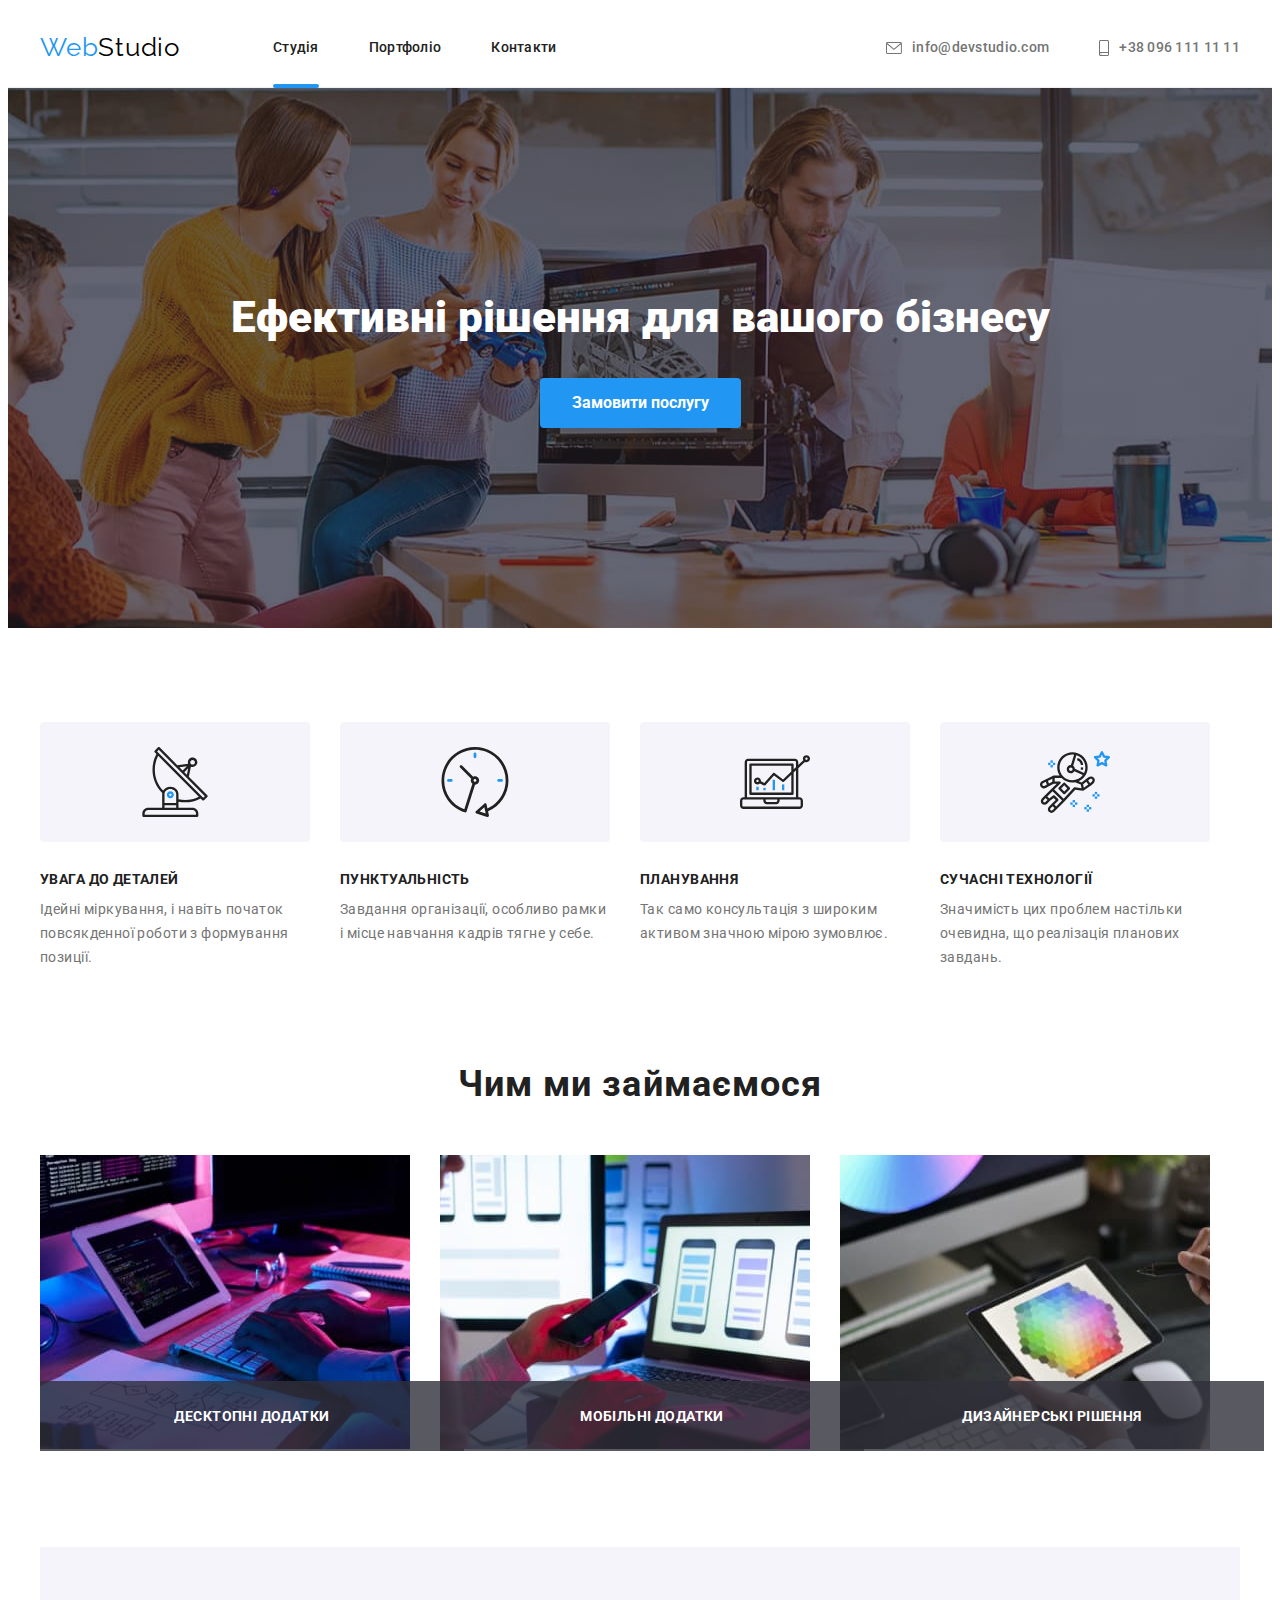
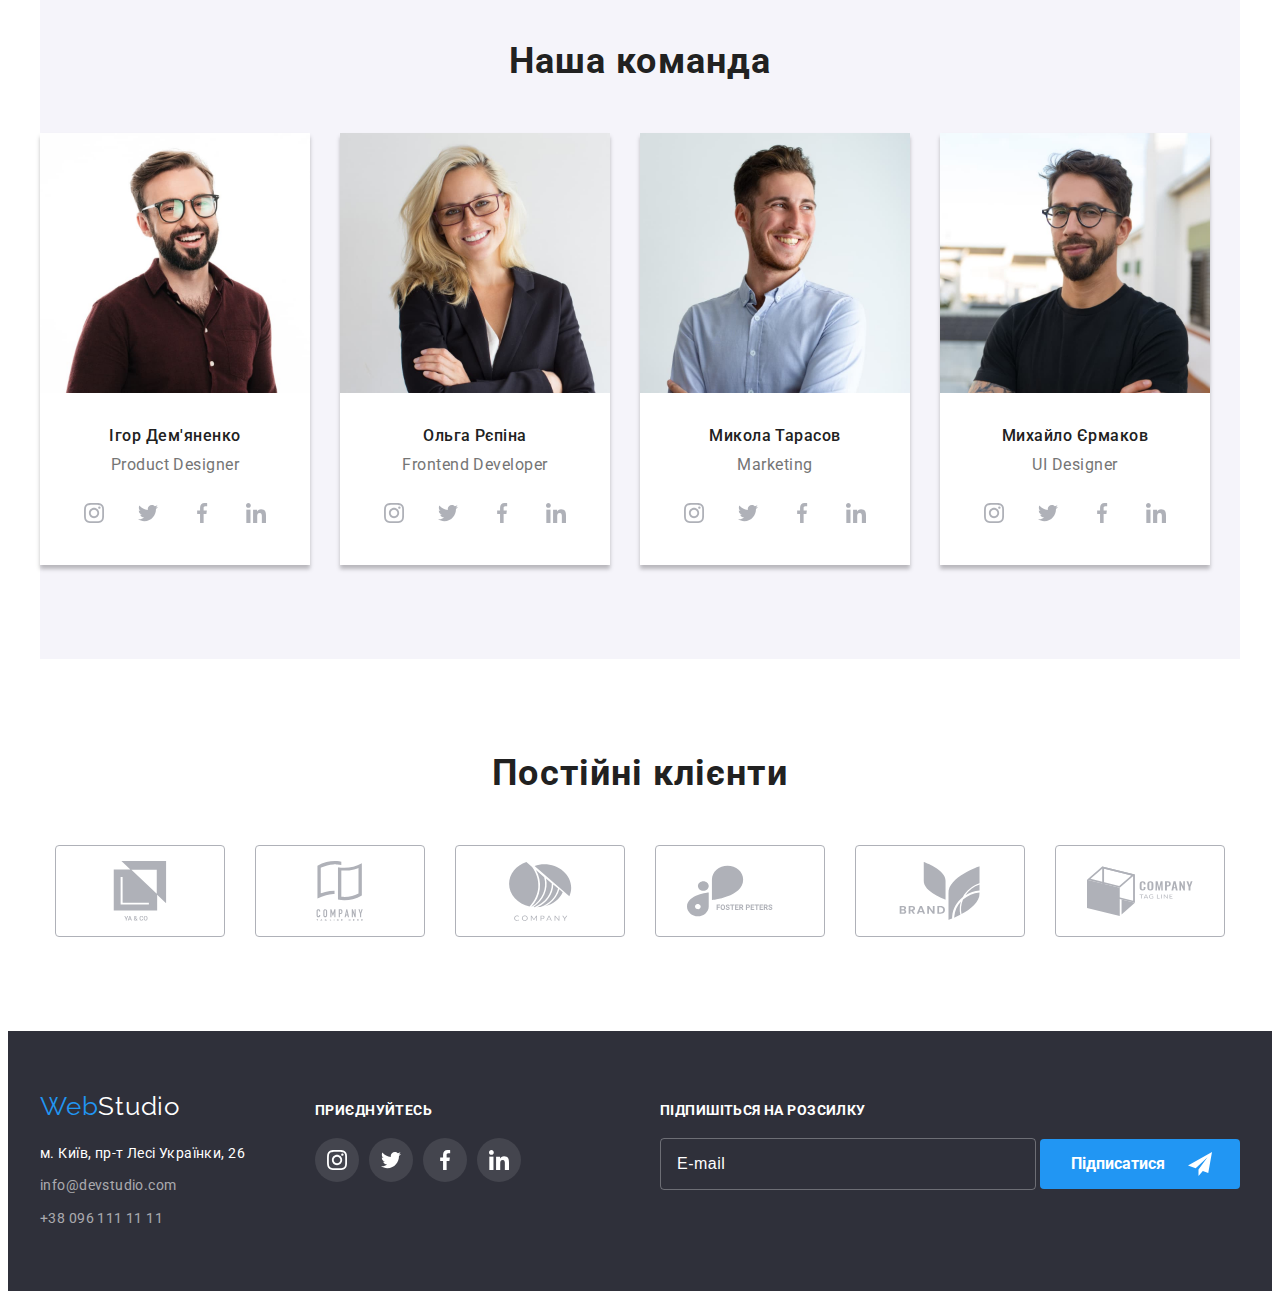
<file: index.html>
<!DOCTYPE html>
<html lang="ua">
  <head>
    <meta charset="UTF-8" />
    <meta http-equiv="X-UA-Compatible" content="IE=edge" />
    <meta name="viewport" content="width=device-width, initial-scale=1.0" />
    <title>Студія</title>
    <link rel="preconnect" href="https://fonts.googleapis.com" />
    <link rel="preconnect" href="https://fonts.gstatic.com" crossorigin />
    <link
      href="https://fonts.googleapis.com/css2?family=Raleway:wght@700&family=Roboto:wght@400;500;700;900&display=swap"
      rel="stylesheet"
    />
    <link
      rel="stylesheet"
      href="https://cdnjs.cloudflare.com/ajax/libs/modern-normalize/1.1.0/modern-normalize.min.css"
      integrity="sha512-wpPYUAdjBVSE4KJnH1VR1HeZfpl1ub8YT/NKx4PuQ5NmX2tKuGu6U/JRp5y+Y8XG2tV+wKQpNHVUX03MfMFn9Q=="
      crossorigin="anonymous"
      referrerpolicy="no-referrer"
    />
    <link rel="stylesheet" href="./css/main.min.css" />
  </head>
  <body class="body">
    <header class="header">
      <div class="container">
        <a href="" class="logo"
          ><span class="front-logo">Web</span>Studio</a
        >
        <nav class="header__nav">
          <ul class="header__list list">
            <li class="header__item">
              <a
                class="header__link link header__link--active studio"
                href="./index.html"
                >Студія</a
              >
            </li>
            <li class="header__item">
              <a
                class="header__link link header__link--active"
                href="./portfolio.html"
                >Портфоліо</a
              >
            </li>
            <li class="header__item">
              <a class="header__link link header__link--active" href="#">Контакти</a>
            </li>
          </ul>
        </nav>
        <div class="contacts">
          <ul class="header__list list header__list--tablet">
            <li class="header__item header__item--tablet">
              <a
                class="contacts__link link header__link--active"
                href="mailto:info@devstudio.com"
                ><svg class="contacts__icon-mail contacts__icon" width="16" height="12">
                  <use href="./images/icons.svg#icon-mail"></use></svg>
                <span>info@devstudio.com</span></a
              >
            </li>
            <li class="header__item header__item--tablet">
              <a class="contacts__link link header__link--active" href="tel:+380961111111"
                ><svg class="contacts__icon-tel contacts__icon" width="10" height="16">
                  <use href="./images/icons.svg#icon-tel"></use></svg>
                <span>+38 096 111 11 11</span></a
              >
            </li>
          </ul>
        </div>
      </div>
    </header>
    <main>
      <!--Особливості-->
      <section class="hero">
        <div class="container hero-box">
          <h1 class="hero__title">Ефективні рішення для вашого бізнесу</h1>
          <button class="hero__button button" type="button" data-modal-open>
            Замовити послугу
          </button>
        </div>
      </section>
      
      

      <!--Наші переваги-->
      
      <div class="container">
        <section class="benefits section">
          <!--<h2>Наші переваги</h2>-->
          <ul class="benefits__icon-list list">
            <li class="benefits__icon-item">
              <div class="benefits__box-icon">
                <svg class="benefits__icon" width="70" height="70">
                <use href="./images/icons.svg#icon-antenna"></use>
                </svg>
              </div>
              <h3 class="benefits__title">УВАГА ДО ДЕТАЛЕЙ</h3>
              <p class="benefits__text">
                Ідейні міркування, і навіть початок повсякденної роботи з
                формування позиції.
              </p>
            </li>
            <li class="benefits__icon-item">
              <div class="benefits__box-icon">
                <svg class="benefits__icon" width="70" height="70">
                <use href="./images/icons.svg#icon-clock"></use>
                </svg>
              </div>
              <h3 class="benefits__title">ПУНКТУАЛЬНІСТЬ</h3>
              <p class="benefits__text">
                Завдання організації, особливо рамки і місце навчання кадрів
                тягне у себе.
              </p>
            </li>
            <li class="benefits__icon-item">
              <div class="benefits__box-icon">
                <svg class="benefits__icon" width="70" height="70">
                <use href="./images/icons.svg#icon-diagram"></use>
                </svg>
              </div>
              <h3 class="benefits__title">ПЛАНУВАННЯ</h3>
              <p class="benefits__text">
                Так само консультація з широким активом значною мірою зумовлює.
              </p>
            </li>
            <li class="benefits__icon-item">
              <div class="benefits__box-icon">
                <svg class="benefits__icon" width="70" height="70">
                <use href="./images/icons.svg#icon-astronaut"></use>
                </svg>
              </div>
              <h3 class="benefits__title">СУЧАСНІ ТЕХНОЛОГІЇ</h3>
              <p class="benefits__text">
                Значимість цих проблем настільки очевидна, що реалізація
                планових завдань.
              </p>
            </li>
          </ul>
        </section>
      </div>
      
      <!--Чим займаємось-->
      <section class="profile section">
        <div class="container">
          <h2 class="profile__title">Чим ми займаємося</h2>
          <ul class="profile__list list">
            <li class="profile__card-item">
              <img src="./images/box1.jpg" alt="робота з кодом" width="370" />
              <div class="profile__card-img">
                <h3 class="profile__card-title">Десктопні додатки</h3>
              </div>
            </li>
            <li class="profile__card-item">
              <img src="./images/box2.jpg" alt="оптимізація" width="370" />
              <div class="profile__card-img">
                <h3 class="profile__card-title">Мобільні додатки</h3>
              </div>
            </li>
            <li class="profile__card-item">
              <img src="./images/box3.jpg" alt="дизайн" width="370" />
              <div class="profile__card-img">
                <h3 class="profile__card-title">Дизайнерські рішення</h3>
              </div>
            </li>
          </ul>
        </div>
      </section>
      <!--Команда-->
      
      <div class="container">
        <section class="team section">  
          <h2 class="team__title">Наша команда</h2>
          <ul class="team__list list">
            <li class="team__item">
              <img
                src="./images/team1.jpg"
                alt="фото співробітника"
                width="270"
              />
              <div class="team__text">
                <h3 class="team__name">Ігор Дем'яненко</h3>
                <p class="team__profession">Product Designer</p>
                <ul class="cocial list">
                  <li class="cocial__item">
                    <a href="" class="cocial__link link">
                      <svg class="cocial__icon" width="20" height="20">
                        <use href="./images/icons.svg#icon-instagram"></use>
                      </svg>
                    </a>
                  </li>
                  <li class="cocial__item">
                    <a href="" class="cocial__link link"
                      ><svg class="cocial__icon" width="20" height="20">
                        <use href="./images/icons.svg#icon-twitter"></use>
                      </svg>
                    </a>
                  </li>
                  <li class="cocial__item">
                    <a href="" class="cocial__link link"
                      ><svg class="cocial__icon" width="20" height="20">
                        <use href="./images/icons.svg#icon-facebook"></use>
                      </svg>
                    </a>
                  </li>
                  <li class="cocial__item">
                    <a href="" class="cocial__link link"
                      ><svg class="cocial__icon" width="20" height="20">
                        <use href="./images/icons.svg#icon-linkedin"></use>
                      </svg>
                    </a>
                  </li>
                </ul>
              </div>
            </li>
            <li class="team__item">
              <img
                src="./images/team2.jpg"
                alt="фото співробітника"
                width="270"
              />
              <div class="team__text">
                <h3 class="team__name">Ольга Рєпіна</h3>
                <p class="team__profession">Frontend Developer</p>
                <ul class="cocial list">
                  <li class="cocial__item">
                    <a href="" class="cocial__link link">
                      <svg class="cocial__icon" width="20" height="20">
                        <use href="./images/icons.svg#icon-instagram"></use>
                      </svg>
                    </a>
                  </li>
                  <li class="cocial__item">
                    <a href="" class="cocial__link link"
                      ><svg class="cocial__icon" width="20" height="20">
                        <use href="./images/icons.svg#icon-twitter"></use>
                      </svg>
                    </a>
                  </li>
                  <li class="cocial__item">
                    <a href="" class="cocial__link link"
                      ><svg class="cocial__icon" width="20" height="20">
                        <use href="./images/icons.svg#icon-facebook"></use>
                      </svg>
                    </a>
                  </li>
                  <li class="cocial__item">
                    <a href="" class="cocial__link link"
                      ><svg class="cocial__icon" width="20" height="20">
                        <use href="./images/icons.svg#icon-linkedin"></use>
                      </svg>
                    </a>
                  </li>
                </ul>
              </div>
            </li>
            <li class="team__item">
              <img
                src="./images/team3.jpg"
                alt="фото співробітника"
                width="270"
              />
              <div class="team__text">
                <h3 class="team__name">Микола Тарасов</h3>
                <p class="team__profession">Marketing</p>
                <ul class="cocial list">
                  <li class="cocial__item">
                    <a href="" class="cocial__link link">
                      <svg class="cocial__icon" width="20" height="20">
                        <use href="./images/icons.svg#icon-instagram"></use>
                      </svg>
                    </a>
                  </li>
                  <li class="cocial__item">
                    <a href="" class="cocial__link link"
                      ><svg class="cocial__icon" width="20" height="20">
                        <use href="./images/icons.svg#icon-twitter"></use>
                      </svg>
                    </a>
                  </li>
                  <li class="cocial__item">
                    <a href="" class="cocial__link link"
                      ><svg class="cocial__icon" width="20" height="20">
                        <use href="./images/icons.svg#icon-facebook"></use>
                      </svg>
                    </a>
                  </li>
                  <li class="cocial__item">
                    <a href="" class="cocial__link link"
                      ><svg class="cocial__icon" width="20" height="20">
                        <use href="./images/icons.svg#icon-linkedin"></use>
                      </svg>
                    </a>
                  </li>
                </ul>
              </div>
            </li>
            <li class="team__item">
              <img
                src="./images/team4.jpg"
                alt="фото співробітника"
                width="270"
              />
              <div class="team__text">
                <h3 class="team__name">Михайло Єрмаков</h3>
                <p class="team__profession">UI Designer</p>
                <ul class="cocial list">
                  <li class="cocial__item">
                    <a href="" class="cocial__link link">
                      <svg class="cocial__icon" width="20" height="20">
                        <use href="./images/icons.svg#icon-instagram"></use>
                      </svg>
                    </a>
                  </li>
                  <li class="cocial__item">
                    <a href="" class="cocial__link link"
                      ><svg class="cocial__icon" width="20" height="20">
                        <use href="./images/icons.svg#icon-twitter"></use>
                      </svg>
                    </a>
                  </li>
                  <li class="cocial__item">
                    <a href="" class="cocial__link link"
                      ><svg class="cocial__icon" width="20" height="20">
                        <use href="./images/icons.svg#icon-facebook"></use>
                      </svg>
                    </a>
                  </li>
                  <li class="cocial__item">
                    <a href="" class="cocial__link link"
                      ><svg class="cocial__icon" width="20" height="20">
                        <use href="./images/icons.svg#icon-linkedin"></use>
                      </svg>
                    </a>
                  </li>
                </ul>
              </div>
            </li>
          </ul>
        </section> 
      </div>
      
      <!-- Постійні клієнти -->
      
      <div class="container">
        <section class="customers section">
          <h2 class="customers__title">Постійні клієнти</h2>
          <ul class="customers__list list">
            <li class="customers__item">
              <a href="" class="customers__link link"
                ><svg class="customers__icon" width="106" height="60">
                  <use href="./images/icons.svg#icon-yaco"></use></svg>
              </a>
            </li>
            <li class="customers__item">
              <a href="" class="customers__link link"
                ><svg class="customers__icon" width="106" height="60">
                  <use href="./images/icons.svg#icon-tagline"></use></svg>
              </a>
            </li>
            <li class="customers__item">
              <a href="" class="customers__link link"
                ><svg class="customers__icon" width="106" height="60">
                  <use href="./images/icons.svg#icon-company"></use></svg>
              </a>
            </li>
            <li class="customers__item">
              <a href="" class="customers__link link"
                ><svg class="customers__icon" width="106" height="60">
                  <use href="./images/icons.svg#icon-foster"></use></svg>
              </a>
            </li>
            <li class="customers__item">
              <a href="" class="customers__link link"
                ><svg class="customers__icon" width="106" height="60">
                  <use href="./images/icons.svg#icon-brand"></use></svg>
              </a>
            </li>
            <li class="customers__item">
              <a href="" class="customers__link link"
                ><svg class="customers__icon" width="106" height="60">
                  <use href="./images/icons.svg#icon-tag-line"></use></svg>
              </a>
            </li>
          </ul>
        </section>
      </div>
      
    </main>
         <!-- Футер -->
    <footer class="footer">
      <div class="container footer-box">
        <div class="footer-address">
          <a href="" class="logo footer__logo"
            ><span class="front-logo">Web</span>Studio</a
          >
          <address class="address">
            <ul class="address__list list">
              <li class="address__item">
                <a
                  class="address__map-link link address__link--active"
                  href="https://goo.gl/maps/F1iqAHA5WDpbXQDT6"
                  target="_blank"
                  rel="noopener noreferrer nofollow"
                  >м. Київ, пр-т Лесі Українки, 26</a
                >
              </li>
              <li class="address__item">
                <a
                  class="address__mail-link link address__link--active"
                  href="mailto:info@devstudio.com"
                  >info@devstudio.com</a
                >
              </li>
              <li class="address__item">
                <a
                  class="address__tel-link link address__link--active"
                  href="tel:+380961111111"
                  >+38 096 111 11 11</a
                >
              </li>
            </ul>
          </address>
        </div>
        <div class="footer__cocial">
          <h3 class="footer__title">приєднуйтесь</h3>
          <ul class="cocial list">
            <li class="cocial__item cocial__item--color">
              <a href="" class="cocial__link link cocial__link--color">
                <svg class="cocial__icon" width="20" height="20">
                  <use href="./images/icons.svg#icon-instagram"></use>
                </svg>
              </a>
            </li>
            <li class="cocial__item cocial__item--color">
              <a href="" class="cocial__link link cocial__link--color"
                ><svg class="cocial__icon" width="20" height="20">
                  <use href="./images/icons.svg#icon-twitter"></use>
                </svg>
              </a>
            </li>
            <li class="cocial__item cocial__item--color">
              <a href="" class="cocial__link link cocial__link--color"
                ><svg class="cocial__icon" width="20" height="20">
                  <use href="./images/icons.svg#icon-facebook"></use>
                </svg>
              </a>
            </li>
            <li class="cocial__item cocial__item--color">
              <a href="" class="cocial__link link cocial__link--color"
                ><svg class="cocial__icon" width="20" height="20">
                  <use href="./images/icons.svg#icon-linkedin"></use>
                </svg>
              </a>
            </li>
          </ul>
        </div>
        <div class="subscription">
          <h3 class="subscription__title">Підпишіться на розсилку</h3>
          <form name="form-subscription" class="form-subscription">
            <input 
              name="user-mail"
              type="email" 
              class="form-subscription__input"
              placeholder="E-mail"
            />
            <div class="button-wrapper">
              <button type="submit" class="footer-button button">
                <span class="footer-button__text">Підписатися</span></button>
                <svg class="footer-button__icon" width="24" height="24"><use href="./images/icons.svg#icon-send"></use></svg>
            </div>
          </form>
        </div>
      </div>
    </footer>
    
            <!-- Модальне вікно -->
    <div class="modal-backdrop is-hidden" data-modal>
      <div class="modal">
        <div class="close-sign" data-modal-close>
          <svg class="modal__icon" width="18" height="18">
            <use href="./images/icons.svg#icon-close"></use>
          </svg>
        </div>
        <form name="form-data" class="modal__form">
          <p class="modal__title">Залиште свої дані, ми вам передзвонимо</p>
          <div class="modal__input-line">
            <label for="user-name" class="modal__label">Ім'я</label>
            <div class="input-wraper">
              <input
                name="user-name"
                id="user-name"
                type="text"
                class="modal__input"/>
              <svg class="modal__input-icon" width="18" height="18">
                <use href="./images/icons.svg#icon-person"></use>
              </svg>
            </div>
            
          </div>
          
            <div class="input-line">
              <label for="user-tel" class="modal__label">Телефон</label>
              <div class="input-wraper">
              <input 
                name="user-tel" 
                id="user-tel" 
                type="tel" 
                class="modal__input" />
              <svg class="modal__input-icon" width="18" height="18">
                <use href="./images/icons.svg#icon-phone"></use>
              </svg>
            </div>
          </div>
         
          <div class="input-line">
            <label for="user-mail" class="modal__label">Пошта</label>
            <div class="input-wraper">
              <input
                name="user-mail"
                id="user-mail"
                type="email"
                class="modal__input"/>
              <svg class="modal__input-icon" width="18" height="18">
                <use href="./images/icons.svg#icon-email"></use>
              </svg>
            </div>
          </div>
          <div class="input-line">
            <label for="coment-text" class="modal__label">Коментар</label>
            <textarea name="coment-text" id="coment-text" placeholder="Введіть текст" class="modal__textarea" ></textarea>
          </div>
          <div class="input-line check-line">
              <input 
                type="checkbox"
                name="checkbox-agree"
                id="checkbox-agree"
                value="agree"
                class="visually-hidden "
              />
              <label for="checkbox-agree" class="modal__checkbox">
                <span class="modal__icon-wrapper">
                  <svg class="modal__agree-icon" width="13" height="9">
                    <use href="./images/icons.svg#icon-check-mark" ></use>
                  </svg>
                </span>
                Погоджуюся з розсилкою та приймаю <a class="modal__link" href=""> Умови договору </a>
              </label>
          </div>
          <div class="modal__button">
            <button type="submit" class="modal__form-button button">Відправити</button>
          </div>
        </form>
      </div>
    </div>
    <script src="./js/modal.js"></script>
  </body>
</html>
</file>
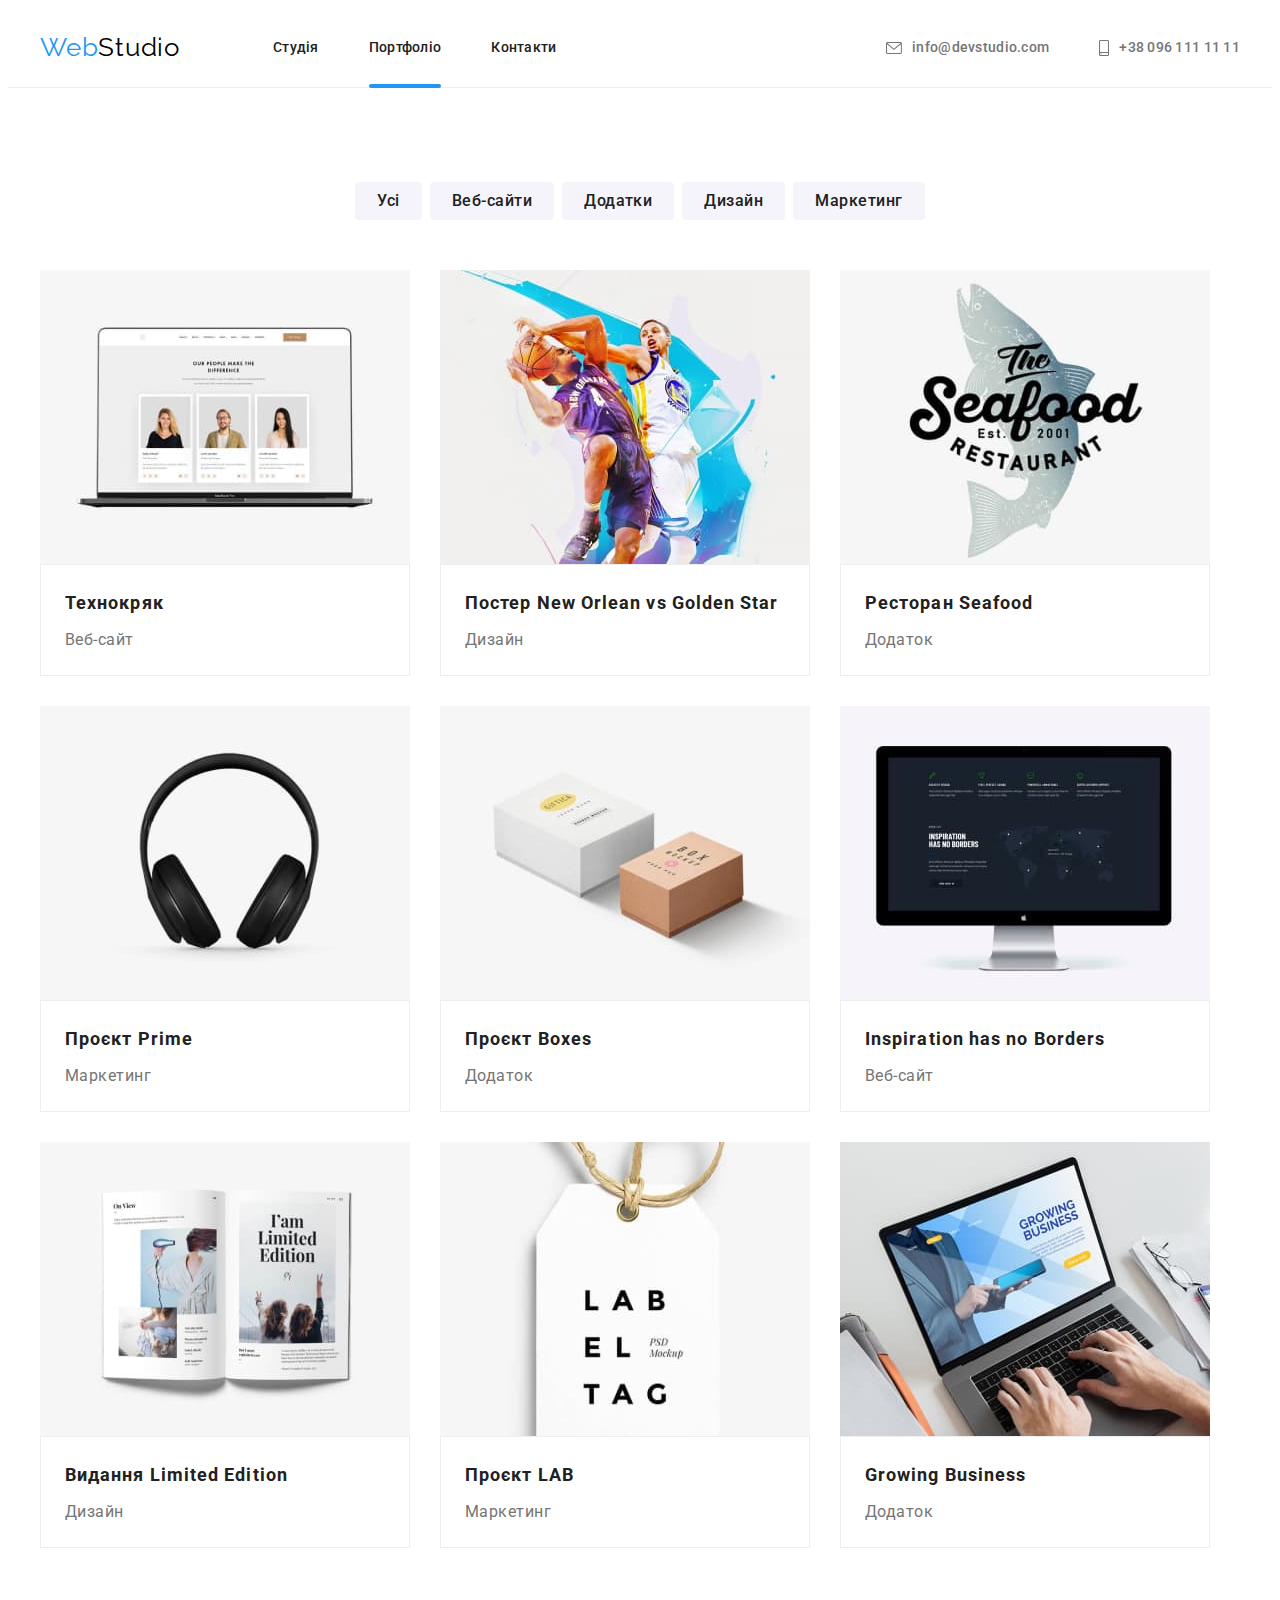
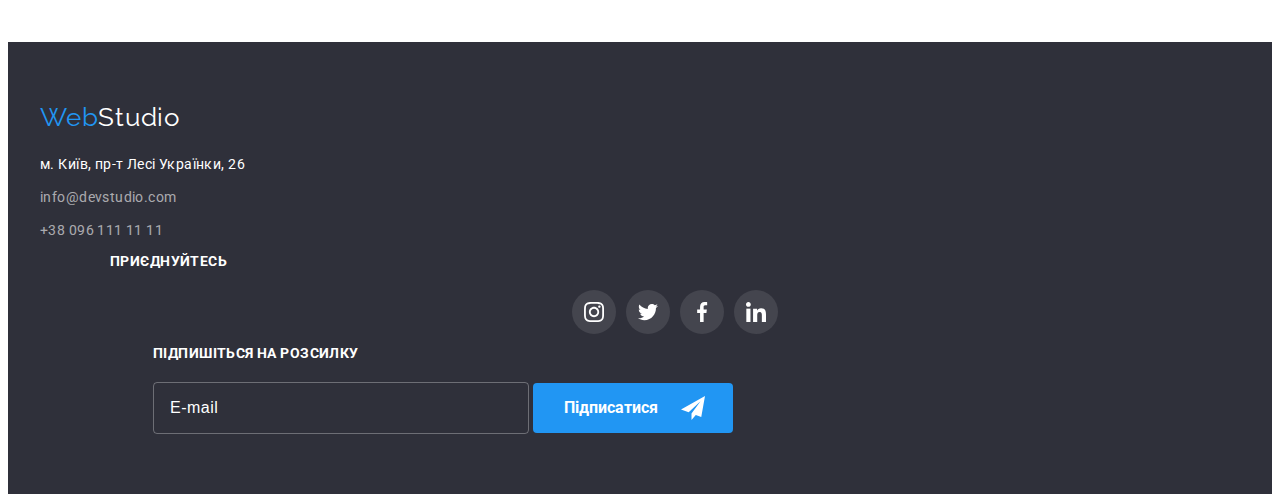
<file: portfolio.html>
<!DOCTYPE html>
<html lang="ua">
  <head>
    <meta charset="UTF-8" />
    <meta http-equiv="X-UA-Compatible" content="IE=edge" />
    <meta name="viewport" content="width=device-width, initial-scale=1.0" />
    <title>Портфоліо</title>
    <link rel="preconnect" href="https://fonts.googleapis.com" />
    <link rel="preconnect" href="https://fonts.gstatic.com" crossorigin />
    <link
      href="https://fonts.googleapis.com/css2?family=Raleway:wght@700&family=Roboto:wght@400;500;700;900&display=swap"
      rel="stylesheet"
    />
    <link
      rel="stylesheet"
      href="https://cdnjs.cloudflare.com/ajax/libs/modern-normalize/1.1.0/modern-normalize.min.css"
      integrity="sha512-wpPYUAdjBVSE4KJnH1VR1HeZfpl1ub8YT/NKx4PuQ5NmX2tKuGu6U/JRp5y+Y8XG2tV+wKQpNHVUX03MfMFn9Q=="
      crossorigin="anonymous"
      referrerpolicy="no-referrer"
    />
    <link rel="stylesheet" href="./css/main.min.css" />
  </head>
  <body class="body">
    <header class="header">
      <div class="container">
        <a href="" class="logo"
          ><span class="front-logo">Web</span>Studio</a
        >
        <nav class="header__nav">
          <ul class="header__list list">
            <li class="header__item">
              <a class="header__link link header__link--active " href="./index.html"
                >Студія</a
              >
            </li>
              <li class="header__item">
                  <a class="header__link link header__link--active portfolio" href="#"
                    >Портфоліо</a>
              </li>
            <li class="header__item">
              <a class="header__link link header__link--active" href="#">Контакти</a>
            </li>
          </ul>
        </nav>
        <div class="contacts">
          <ul class="header__list list">
            <li class="header__item">
              <a
                class="contacts__link link header__link--active"
                href="mailto:info@devstudio.com"
                ><svg class="contacts__icon-mail contacts__icon" width="16" height="12">
                  <use href="./images/icons.svg#icon-mail"></use></svg><span>info@devstudio.com</span></a
              >
            </li>
            <li class="header__item">
              <a class="contacts__link link header__link--active" href="tel:+380961111111"
                ><svg class="contacts__icon-tel contacts__icon" width="10" height="16">
                  <use href="./images/icons.svg#icon-tel"></use></svg><span>+38 096 111 11 11</span></a
              >
            </li>
          </ul>
        </div>
      </div>
    </header>
    <main>
      <!-- ПОРТФОЛІО -->
      <section class="filters section">
        <div class="container">
          <h1 class="visually-hidden">Портфоліо</h1>
          <ul class="filters__list list">
            <li class="filters__item">
              <button class="filters__button button" type="button">
                Усі</button>
            </li>
            <li class="filters__item">
              <button class="filters__button button" type="button">
                Веб-сайти
              </button>
            </li>
            <li class="filters__item">
              <button class="filters__button button" type="button">
                Додатки
              </button>
            </li>
            <li class="filters__item">
              <button class="filters__button button" type="button">
                Дизайн
              </button>
            </li>
            <li class="filters__item">
              <button class="filters__button button" type="button">
                Маркетинг
              </button>
            </li>
          </ul>
          <!-- Прoекти -->
          <ul class="projects__list list">
            <li class="projects__item">
              <div class="img-wrapper">
                <img
                class="projects__img"
                src="./images/project1.jpg"
                alt="веб сторінка"
                width="370"
              />
                <div class="projects__box">
                  <p class="projects__box-text">Ресурс пропонує комплексні пропозиції з різним рівнем функціоналу та сервісів. Все це дозволить відвідувачу отримати вичерпні відомості про компанію чи приватну особу.</p>

                </div>
              </div>
              
              <div class="projects">
                <h2 class="projects__title">Технокряк</h2>
                <p class="projects__text">Веб-сайт</p>
              </div>
            </li>
            <li class="projects__item">
              <div class="img-wrapper">
                <img
                  class="projects__img"
                  src="./images/project2.jpg"
                  alt="баскетболісти"
                  width="370"
                />
                <div class="projects__box">
                  <p class="projects__box-text">Ресурс пропонує комплексні пропозиції з різним рівнем функціоналу та сервісів. Все це дозволить відвідувачу отримати вичерпні відомості про компанію чи приватну особу.</p>

                </div>
              </div>
              <div class="projects">
                <h2 class="projects__title">
                  Постер New Orlean vs Golden Star
                </h2>
                <p class="projects__text">Дизайн</p>
              </div>
            </li>
            <li class="projects__item">
              <div class="img-wrapper">
                <img
                  class="projects__img"
                  src="./images/project3.jpg"
                  alt="логотип ресторану"
                  width="370"
                />
                <div class="projects__box">
                  <p class="projects__box-text">Ресурс пропонує комплексні пропозиції з різним рівнем функціоналу та сервісів. Все це дозволить відвідувачу отримати вичерпні відомості про компанію чи приватну особу.</p>
                </div>
              </div>
              
              <div class="projects">
                <h2 class="projects__title">Ресторан Seafood</h2>
                <p class="projects__text">Додаток</p>
              </div>
            </li>
            <li class="projects__item">
              <div class="img-wrapper">
                <img
                  class="projects__img"
                  src="./images/project4.jpg"
                  alt="навушники"
                  width="370"
                />
                <div class="projects__box">
                  <p class="projects__box-text">Ресурс пропонує комплексні пропозиції з різним рівнем функціоналу та сервісів. Все це дозволить відвідувачу отримати вичерпні відомості про компанію чи приватну особу.</p>
                </div>
              </div>
              <div class="projects">
                <h2 class="projects__title">Проєкт Prime</h2>
                <p class="projects__text">Маркетинг</p>
              </div>
            </li>
            <li class="projects__item">
              <div class="img-wrapper">
                <img
                  class="projects__img"
                  src="./images/project5.jpg"
                  alt="коробки"
                  width="370"
                />
                <div class="projects__box">
                  <p class="projects__box-text">Ресурс пропонує комплексні пропозиції з різним рівнем функціоналу та сервісів. Все це дозволить відвідувачу отримати вичерпні відомості про компанію чи приватну особу.</p>
                </div>
              </div>
              <div class="projects">
                <h2 class="projects__title">Проєкт Boxes</h2>
                <p class="projects__text">Додаток</p>
              </div>
            </li>
            <li class="projects__item">
              <div class="img-wrapper">
                <img
                  class="projects__img"
                  src="./images/project6.jpg"
                  alt="монітор комп'ютера"
                  width="370"
                />
                <div class="projects__box">
                  <p class="projects__box-text">Ресурс пропонує комплексні пропозиції з різним рівнем функціоналу та сервісів. Все це дозволить відвідувачу отримати вичерпні відомості про компанію чи приватну особу.</p>
                </div>
              </div>
              <div class="projects">
                <h2 class="projects__title">Inspiration has no Borders</h2>
                <p class="projects__text">Веб-сайт</p>
              </div>
            </li>
            <li class="projects__item">
              <div class="img-wrapper">
                <img
                  class="projects__img"
                  src="./images/project7.jpg"
                  alt="книга"
                  width="370"
                />
                <div class="projects__box">
                  <p class="projects__box-text">Ресурс пропонує комплексні пропозиції з різним рівнем функціоналу та сервісів. Все це дозволить відвідувачу отримати вичерпні відомості про компанію чи приватну особу.</p>
                </div>
              </div>
              <div class="projects">
                <h2 class="projects__title">Видання Limited Edition</h2>
                <p class="projects__text">Дизайн</p>
              </div>
            </li>
            <li class="projects__item">
              <div class="img-wrapper">
                <img
                  class="projects__img"
                  src="./images/project8.jpg"
                  alt="бірка лейбла"
                  width="370"
                />
                <div class="projects__box">
                  <p class="projects__box-text">Ресурс пропонує комплексні пропозиції з різним рівнем функціоналу та сервісів. Все це дозволить відвідувачу отримати вичерпні відомості про компанію чи приватну особу.</p>
                </div>
              </div>
              <div class="projects">
                <h2 class="projects__title">Проєкт LAB</h2>
                <p class="projects__text">Маркетинг</p>
              </div>
            </li>
            <li class="projects__item">
              <div class="img-wrapper">
                <img
                  class="projects__img"
                  src="./images/project9.jpg"
                  alt="ноутбук"
                  width="370"
                />
                <div class="projects__box">
                  <p class="projects__box-text">Ресурс пропонує комплексні пропозиції з різним рівнем функціоналу та сервісів. Все це дозволить відвідувачу отримати вичерпні відомості про компанію чи приватну особу.</p>
                </div>
              </div>
              <div class="projects">
                <h2 class="projects__title">Growing Business</h2>
                <p class="projects__text">Додаток</p>
              </div>
            </li>
          </ul>
        </div>
      </section>
    </main>
    <footer class="footer">
      <div class="container">
        <div class="footer-address">
          <a href="" class="logo footer__logo"
            ><span class="front-logo">Web</span>Studio</a
          >
          <address class="address">
            <ul class="address__list list">
              <li class="address__item">
                <a
                  class="address__map-link link address__link--active"
                  href="https://goo.gl/maps/F1iqAHA5WDpbXQDT6"
                  target="_blank"
                  rel="noopener noreferrer nofollow"
                  >м. Київ, пр-т Лесі Українки, 26</a
                >
              </li>
              <li class="address__item">
                <a
                  class="address__mail-link link address__link--active"
                  href="mailto:info@devstudio.com"
                  >info@devstudio.com</a
                >
              </li>
              <li class="address__item">
                <a
                  class="address__tel-link link address__link--active"
                  href="tel:+380961111111"
                  >+38 096 111 11 11</a
                >
              </li>
            </ul>
          </address>
        </div>
        <div class="footer__cocial">
          <h3 class="footer__title">приєднуйтесь</h3>
          <ul class="cocial list">
            <li class="cocial__item cocial__item--color">
              <a href="" class="cocial__link link cocial__link--color">
                <svg class="cocial__icon" width="20" height="20">
                  <use href="./images/icons.svg#icon-instagram"></use>
                </svg>
              </a>
            </li>
            <li class="cocial__item cocial__item--color">
              <a href="" class="cocial__link link cocial__link--color"
                ><svg class="cocial__icon" width="20" height="20">
                  <use href="./images/icons.svg#icon-twitter"></use>
                </svg>
              </a>
            </li>
            <li class="cocial__item cocial__item--color">
              <a href="" class="cocial__link link cocial__link--color"
                ><svg class="cocial__icon" width="20" height="20">
                  <use href="./images/icons.svg#icon-facebook"></use>
                </svg>
              </a>
            </li>
            <li class="cocial__item cocial__item--color">
              <a href="" class="cocial__link link cocial__link--color"
                ><svg class="cocial__icon" width="20" height="20">
                  <use href="./images/icons.svg#icon-linkedin"></use>
                </svg>
              </a>
            </li>
          </ul>
        </div>
        <div class="subscription">
          <h3 class="subscription__title">Підпишіться на розсилку</h3>
          <form name="form-subscription" class="form-subscription">
            <input 
              name="user-mail"
              type="email" 
              class="form-subscription__input"
              placeholder="E-mail"
            />
            <div class="button-wrapper">
              <button type="submit" class="footer-button button">
                <span class="footer-button__text">Підписатися</span></button>
                <svg class="footer-button__icon" width="24" height="24"><use href="./images/icons.svg#icon-send"></use></svg>
            </div>
          </form>
        </div>
      </div>
    </footer>
  </body>
</html>
</file>
<file: css/main.min.css>
:root{--main-color: #212121;--link-color: #757575;--active-color: #2196f3;--background-footer-color: #2f303a;--white-color: #ffffff;--header-logo-color: #000000;--background-hero-color: #2f303a;--filters-button-background-color: #f5f4fa;--border-color: #eeeeee;--team-background-color: #f5f4fa}h1,h2,h3,p{margin:0}.main{background:var(--white-color)}.body{font-family:"Roboto",sans-serif}.container{margin:0 auto;padding:0 15px}@media screen and (min-width: 480px){.container{max-width:480px}}@media screen and (min-width: 768px){.container{max-width:768px}}@media screen and (min-width: 1200px){.container{max-width:1200px}}.section{padding:60px 0}@media screen and (min-width: 1200px){.section{padding:94px 0}}.link{text-decoration:none}.list{list-style:none;margin:0;padding-left:0}.visually-hidden{display:none}.is-hidden{visibility:hidden;opacity:0;pointer-events:none}.header{border-bottom:1px solid var(--border-color)}.header .container{display:-webkit-box;display:-ms-flexbox;display:flex;-webkit-box-align:center;-ms-flex-align:center;align-items:center}.header__list{display:-webkit-box;display:-ms-flexbox;display:flex}@media screen and (min-width: 768px)and (max-width: 1199px){.header__list--tablet{-ms-flex-wrap:wrap;flex-wrap:wrap}}.header__item{font-weight:500;font-size:14px;line-height:1.14;letter-spacing:.02em;position:relative}.header__item:not(:first-child){margin-left:50px}@media screen and (min-width: 768px)and (max-width: 1199px){.header__item--tablet{margin-left:50px}}.header__item .studio::after{content:"";position:absolute;width:100%;border-bottom:4px solid var(--active-color);border-radius:2px;left:0;bottom:-1px;-webkit-transition:250ms cubic-bezier(0.4, 0, 0.2, 1);transition:250ms cubic-bezier(0.4, 0, 0.2, 1)}.header__item .portfolio::after{content:"";position:absolute;width:100%;border-bottom:4px solid var(--active-color);border-radius:2px;left:0;bottom:-1px;-webkit-transition:250ms cubic-bezier(0.4, 0, 0.2, 1);transition:250ms cubic-bezier(0.4, 0, 0.2, 1)}.header__link{color:var(--main-color);padding:32px 0 31px;display:block}.header__link--active{-webkit-transition:250ms cubic-bezier(0.4, 0, 0.2, 1);transition:250ms cubic-bezier(0.4, 0, 0.2, 1)}.header__link--active:hover,.header__link--active:focus{color:var(--active-color);fill:var(--active-color)}.contacts{margin-left:auto}.contacts__link{display:-webkit-box;display:-ms-flexbox;display:flex;-webkit-box-align:center;-ms-flex-align:center;align-items:center;padding:32px 0 31px;color:var(--link-color);fill:var(--link-color)}@media screen and (min-width: 768px)and (max-width: 1199px){.contacts__link{padding-bottom:10px;padding-top:0}.contacts__link:last-child{padding-top:21px}}.contacts__icon{margin-right:10px}.logo{margin-right:88px;font-family:"Raleway";font-size:26px;line-height:31px;letter-spacing:.03em;color:var(--header-logo-color);text-decoration:none}@media screen and (min-width: 1200px){.logo{margin-right:93px}}.front-logo{color:var(--active-color)}.hero{padding:0 60px;background:var(--background-hero-color);text-align:center;background-image:-webkit-gradient(linear, left top, left bottom, from(rgba(47, 48, 58, 0.4)), to(rgba(47, 48, 58, 0.4))),url(../images/bg-hero.jpg);background-image:linear-gradient(rgba(47, 48, 58, 0.4), rgba(47, 48, 58, 0.4)),url(../images/bg-hero.jpg);background-repeat:no-repeat;background-position:center}.hero__title{margin:0 auto 30px;font-weight:900;font-size:26px;line-height:1.62;color:var(--white-color)}@media screen and (min-width: 1200px){.hero__title{font-size:44px;line-height:1.36}}@media screen and (min-width: 768px){.hero{padding:118px 0px}}@media screen and (min-width: 1200px){.hero{padding:200px 0px}}.button{font-family:"Roboto",sans-serif;cursor:pointer;font-weight:700;font-size:16px;line-height:1.87;color:var(--white-color);background-color:var(--active-color);border:none;border-radius:4px}.hero__button{padding:10px 32px}.benefits__title{margin-bottom:10px;font-size:14px;line-height:1.14;letter-spacing:.03em;text-transform:uppercase;color:var(--main-color)}@media screen and (max-width: 767px){.benefits__title{text-align:center}}.benefits__box-icon{padding:25px 0;background-color:var(--team-background-color);border-radius:4px;margin-bottom:30px;display:-webkit-box;display:-ms-flexbox;display:flex;-webkit-box-align:center;-ms-flex-align:center;align-items:center;-webkit-box-pack:center;-ms-flex-pack:center;justify-content:center}.benefits__text{font-size:14px;line-height:1.71;letter-spacing:.03em;color:var(--link-color)}.benefits__icon-item{margin-bottom:30px}@media screen and (min-width: 768px){.benefits__icon-item{width:354px}.benefits__box-icon{padding:25px 142px}.benefits__icon-item{margin-right:30px}}@media screen and (min-width: 768px)and (max-width: 1199px){.benefits__icon-list{display:-webkit-box;display:-ms-flexbox;display:flex;-ms-flex-wrap:wrap;flex-wrap:wrap}.benefits__icon-item:nth-child(even){margin-right:0}.benefits__icon-item:nth-child(n+3){margin-bottom:0}}@media screen and (min-width: 1200px){.benefits__box-icon{padding:25px 100px}.benefits__icon-list{display:-webkit-box;display:-ms-flexbox;display:flex}.benefits:last-child{margin-right:0}.benefits__icon-item{margin-bottom:0}}.profile{display:none;padding-top:0}.profile__title{margin-bottom:50px;text-align:center;font-size:36px;line-height:1.16;letter-spacing:.03em;color:var(--main-color)}.profile__list{display:-webkit-box;display:-ms-flexbox;display:flex}.profile__card-item{position:relative}.profile__card-item:not(:first-child){margin-left:30px}.profile__card-img{position:absolute;display:block;top:226px;padding:27px;width:100%;background-color:rgba(47,48,58,.8)}.profile__card-title{font-size:14px;line-height:16px;text-align:center;letter-spacing:.03em;text-transform:uppercase;color:var(--white-color)}@media screen and (min-width: 1200px){.profile{display:block}}.team{background:var(--team-background-color)}.team__item{margin-bottom:30px;text-align:center;background-color:var(--white-color);-webkit-box-shadow:0px 4px 4px rgba(0,0,0,.25);box-shadow:0px 4px 4px rgba(0,0,0,.25)}@media screen and (max-width: 767px){.team__item:last-child{margin-bottom:0}}@media screen and (min-width: 768px){.team__item{margin-right:30px}}@media screen and (min-width: 768px)and (max-width: 1199px){.team__item:nth-child(even){margin-right:0}.team__item:nth-child(n+3){margin-bottom:0}}@media screen and (min-width: 1200px){.team__item{margin-bottom:0}.team__item:last-child{margin-right:0}}.team__title{text-align:center;margin-bottom:30px;font-size:28px;line-height:1.18;letter-spacing:.03em;color:var(--main-color)}@media screen and (min-width: 1200px){.team__title{margin-bottom:50px;font-size:36px;line-height:1.16}}@media screen and (min-width: 768px){.team__list{display:-webkit-box;display:-ms-flexbox;display:flex;-ms-flex-wrap:wrap;flex-wrap:wrap}}.team__name{margin-bottom:10px;font-weight:500;font-size:16px;line-height:1.18;letter-spacing:.03em;color:var(--main-color)}.team__profession{margin-bottom:16px;font-size:16px;line-height:1.18;letter-spacing:.03em;color:var(--link-color)}.team__text{padding:30px 122px 24px}@media screen and (min-width: 768px){.team__text{padding:30px 74px 24px}}@media screen and (min-width: 1200px){.team__text{padding:30px 32px}}.cocial,.cocial__link{display:-webkit-box;display:-ms-flexbox;display:flex;-webkit-box-pack:center;-ms-flex-pack:center;justify-content:center}.cocial__item{width:44px;height:44px;margin-right:10px;border-radius:50%;-webkit-transition:250ms cubic-bezier(0.4, 0, 0.2, 1);transition:250ms cubic-bezier(0.4, 0, 0.2, 1)}.cocial__item:last-child{margin-right:0}.cocial__item:hover{background-color:var(--active-color)}.cocial__item--color{background-color:rgba(255,255,255,.1)}.cocial__link{width:100%;height:100%;-webkit-box-align:center;-ms-flex-align:center;align-items:center;-webkit-box-pack:center;-ms-flex-pack:center;justify-content:center;fill:#afb1b8;-webkit-transition:250ms cubic-bezier(0.4, 0, 0.2, 1);transition:250ms cubic-bezier(0.4, 0, 0.2, 1)}.cocial__link:hover{fill:var(--white-color)}.cocial__link:focus{background-color:var(--active-color);fill:var(--white-color)}.cocial__link--color{fill:var(--white-color)}.customers__title{text-align:center;margin-bottom:30px;font-size:28px;line-height:1.18;letter-spacing:.03em;color:var(--main-color)}@media screen and (min-width: 1200px){.customers__title{margin-bottom:50px;font-size:36px;line-height:1.16}}.customers__item{margin-right:30px;margin-bottom:30px}@media screen and (max-width: 369px){.customers__item{margin-right:0}.customers__item:last-child{margin-bottom:0}}@media screen and (min-width: 369px)and (max-width: 767px){.customers__item:nth-child(even){margin-right:0}.customers__item:nth-child(n+5){margin-bottom:0}}@media screen and (min-width: 768px)and (max-width: 1199px){.customers__item:nth-child(3n+3){margin-right:0}.customers__item:nth-child(n+4){margin-bottom:0}}@media screen and (min-width: 1200px){.customers__item{margin-bottom:0}.customers__item:last-child{margin-right:0}}.customers__link{display:-webkit-box;display:-ms-flexbox;display:flex;fill:#afb1b8;padding:15px 31px;border:1px solid #afb1b8;border-radius:4px;-webkit-transition:250ms cubic-bezier(0.4, 0, 0.2, 1);transition:250ms cubic-bezier(0.4, 0, 0.2, 1)}.customers__link:hover,.customers__link:focus{border-color:var(--active-color);fill:var(--active-color)}.customers__list{display:-webkit-box;display:-ms-flexbox;display:flex;-ms-flex-wrap:wrap;flex-wrap:wrap;-webkit-box-pack:center;-ms-flex-pack:center;justify-content:center}.footer{padding:60px 0;background:var(--background-footer-color)}.footer__logo{margin-right:0;margin-bottom:28px;display:block;color:var(--white-color)}@media screen and (min-width: 1200px){.footer__logo{margin-bottom:20px}}.footer__title{margin-bottom:20px;font-size:14px;line-height:1.14;letter-spacing:.03em;text-transform:uppercase;color:var(--white-color)}.footer__cocial{padding-top:12px}@media screen and (min-width: 768px){.footer__cocial{padding-left:165px}}@media screen and (min-width: 1200px){.footer__cocial{padding-left:70px}}@media screen and (max-width: 1199px){.footer-box{text-align:center}}@media screen and (min-width: 768px){.footer-box{display:-webkit-box;display:-ms-flexbox;display:flex;-ms-flex-wrap:wrap;flex-wrap:wrap;-webkit-box-pack:center;-ms-flex-pack:center;justify-content:center}}.address__item{font-style:normal;font-size:14px;line-height:1.71;letter-spacing:.03em;color:rgba(255,255,255,.6)}@media screen and (max-width: 1199px){.address__item{text-align:center}}.address__link--active{-webkit-transition:250ms cubic-bezier(0.4, 0, 0.2, 1);transition:250ms cubic-bezier(0.4, 0, 0.2, 1)}.address__link--active:hover,.address__link--active:focus{color:var(--active-color);fill:var(--active-color)}.address__map-link{display:inline-block;margin-bottom:9px;color:var(--white-color)}.address__mail-link{display:inline-block;margin-bottom:9px;color:inherit}.address__tel-link{display:inline-block;color:inherit}@media screen and (max-width: 1199px){.subscription{display:-webkit-box;display:-ms-flexbox;display:flex;-webkit-box-orient:vertical;-webkit-box-direction:normal;-ms-flex-direction:column;flex-direction:column}}@media screen and (min-width: 1200px){.subscription{padding:12px 0 0 113px;margin-left:auto}}.subscription__title{margin-top:60px;margin-bottom:20px;font-size:14px;line-height:1.14;letter-spacing:.03em;text-transform:uppercase;color:var(--white-color)}@media screen and (min-width: 1200px){.subscription__title{margin-top:0}}@media screen and (max-width: 1199px){.form-subscription{display:-webkit-box;display:-ms-flexbox;display:flex;-webkit-box-orient:vertical;-webkit-box-direction:normal;-ms-flex-direction:column;flex-direction:column;-webkit-box-align:center;-ms-flex-align:center;align-items:center}}.form-subscription__input{width:358px;height:50px;padding:0 0 0 16px;border:1px solid rgba(255,255,255,.3);border-radius:4px;outline-style:none;background-color:rgba(0,0,0,0);font-size:14px;line-height:1.25;letter-spacing:.03em;color:#fff}@media screen and (max-width: 1199px){.form-subscription__input{margin-bottom:20px}}.form-subscription__input::-webkit-input-placeholder{font-size:16px;line-height:1.25;letter-spacing:.03em;color:#fff}.form-subscription__input::-moz-placeholder{font-size:16px;line-height:1.25;letter-spacing:.03em;color:#fff}.form-subscription__input:-ms-input-placeholder{font-size:16px;line-height:1.25;letter-spacing:.03em;color:#fff}.form-subscription__input::-ms-input-placeholder{font-size:16px;line-height:1.25;letter-spacing:.03em;color:#fff}.form-subscription__input::placeholder{font-size:16px;line-height:1.25;letter-spacing:.03em;color:#fff}.form-subscription__input:focus-visible{background-color:var(--white-color);border-color:var(--white-color);-webkit-transition:250ms cubic-bezier(0.4, 0, 0.2, 1);transition:250ms cubic-bezier(0.4, 0, 0.2, 1)}.button-wrapper{display:inline-block;max-width:200px;position:relative}.footer-button{width:200px;height:50px;padding:10px 64px 10px 31px}.footer-button__text{margin-right:34px}.footer-button__icon{position:absolute;top:13px;right:28px;cursor:pointer}.filters__list{display:-webkit-box;display:-ms-flexbox;display:flex;-webkit-box-pack:center;-ms-flex-pack:center;justify-content:center;margin-bottom:50px}.filters__button{-webkit-transition:250ms cubic-bezier(0.4, 0, 0.2, 1);transition:250ms cubic-bezier(0.4, 0, 0.2, 1);padding:6px 22px;font-weight:500;font-size:16px;line-height:1.62;text-align:center;letter-spacing:.03em;color:var(--main-color);background-color:var(--filters-button-background-color);border-width:0px}.filters__button:hover,.filters__button:focus{color:var(--white-color);background-color:var(--active-color)}.filters__item{border-radius:4px}.filters__item:not(:first-child){margin-left:8px}.filters__item:hover,.filters__item:focus{-webkit-box-shadow:0 4px 4px 0 rgba(0,0,0,.25);box-shadow:0 4px 4px 0 rgba(0,0,0,.25)}.projects{padding:20px 24px;border:1px solid var(--border-color)}.projects__list{display:-webkit-box;display:-ms-flexbox;display:flex;-ms-flex-wrap:wrap;flex-wrap:wrap;margin-right:-30px}.projects__item{cursor:pointer;-ms-flex-preferred-size:calc((100% - 30px)/4);flex-basis:calc((100% - 30px)/4);margin-right:30px;margin-top:30px}.projects__item:hover{-webkit-box-shadow:0 4px 4px 0 rgba(0,0,0,.25);box-shadow:0 4px 4px 0 rgba(0,0,0,.25)}.projects__item:nth-child(-n+3){margin-top:0px}.projects__title{margin-bottom:4px;font-size:18px;line-height:2;letter-spacing:.06em;color:var(--main-color)}.projects__text{font-size:16px;line-height:1.87;letter-spacing:.03em;color:var(--link-color)}.projects__box{position:absolute;top:0px;padding:63px 24px;background:rgba(33,150,243,.9);-webkit-transform:translateY(100%);transform:translateY(100%);-webkit-transition:-webkit-transform 250ms cubic-bezier(0.4, 0, 0.2, 1);transition:-webkit-transform 250ms cubic-bezier(0.4, 0, 0.2, 1);transition:transform 250ms cubic-bezier(0.4, 0, 0.2, 1);transition:transform 250ms cubic-bezier(0.4, 0, 0.2, 1), -webkit-transform 250ms cubic-bezier(0.4, 0, 0.2, 1)}.projects__item:hover .projects__box{-webkit-transform:translateY(0);transform:translateY(0)}.projects__box-text{font-size:18px;line-height:28px;letter-spacing:.03em;color:var(--white-color)}.projects__img{display:block}.img-wrapper{position:relative;overflow:hidden}.modal-backdrop{position:fixed;top:0;bottom:0;left:0;right:0;background-color:rgba(0,0,0,.2);-webkit-transition:opacity 500ms,visibility 500ms;transition:opacity 500ms,visibility 500ms}.modal-backdrop.is-hidden .modal{-webkit-transform:translate(-50%, -50%) rotate(-180deg);transform:translate(-50%, -50%) rotate(-180deg)}.modal{position:absolute;top:50%;left:50%;background-color:var(--white-color);border-radius:4px;-webkit-box-shadow:0px 1px 3px rgba(0,0,0,.12),0px 1px 1px rgba(0,0,0,.14),0px 2px 1px rgba(0,0,0,.2);box-shadow:0px 1px 3px rgba(0,0,0,.12),0px 1px 1px rgba(0,0,0,.14),0px 2px 1px rgba(0,0,0,.2);-webkit-transform:translate(-50%, -50%) rotate(0);transform:translate(-50%, -50%) rotate(0);-webkit-transition:-webkit-transform 300ms linear;transition:-webkit-transform 300ms linear;transition:transform 300ms linear;transition:transform 300ms linear, -webkit-transform 300ms linear}@media screen and (max-width: 1199px){.modal{max-width:450px;max-height:609px}}.modal__icon{fill:var(--header-logo-color)}.modal__form{padding:40px}.modal__title{text-align:center;margin:0 auto 12px;font-weight:700;font-size:20px;line-height:1.15;letter-spacing:.03em;color:var(--main-color)}.modal__input{width:100%;height:40px;padding-left:42px;border:1px solid rgba(33,33,33,.2);border-radius:4px;outline-style:none}.modal__input:focus-visible{border-color:var(--active-color);-webkit-transition:250ms cubic-bezier(0.4, 0, 0.2, 1);transition:250ms cubic-bezier(0.4, 0, 0.2, 1)}.modal__input:focus+.modal__input{fill:var(--active-color);-webkit-transition:250ms cubic-bezier(0.4, 0, 0.2, 1);transition:250ms cubic-bezier(0.4, 0, 0.2, 1)}.modal__label{display:block;font-size:12px;line-height:1.16;letter-spacing:.01em;color:var(--link-color);margin-bottom:4px}.modal__textarea{width:100%;height:120px;border:1px solid rgba(33,33,33,.2);border-radius:4px;resize:none;padding:12px 16px;outline-style:none}.modal__textarea:focus-visible{border-color:var(--active-color);-webkit-transition:250ms cubic-bezier(0.4, 0, 0.2, 1);transition:250ms cubic-bezier(0.4, 0, 0.2, 1)}.modal__textarea::-webkit-input-placeholder{font-size:12px;line-height:1.16;letter-spacing:.01em;color:rgba(117,117,117,.5)}.modal__textarea::-moz-placeholder{font-size:12px;line-height:1.16;letter-spacing:.01em;color:rgba(117,117,117,.5)}.modal__textarea:-ms-input-placeholder{font-size:12px;line-height:1.16;letter-spacing:.01em;color:rgba(117,117,117,.5)}.modal__textarea::-ms-input-placeholder{font-size:12px;line-height:1.16;letter-spacing:.01em;color:rgba(117,117,117,.5)}.modal__textarea::placeholder{font-size:12px;line-height:1.16;letter-spacing:.01em;color:rgba(117,117,117,.5)}.modal__input-icon{position:absolute;left:12px;top:50%;-webkit-transform:translateY(-50%);transform:translateY(-50%);fill:var(--main-color)}.modal__checkbox{display:-webkit-box;display:-ms-flexbox;display:flex;-webkit-box-align:center;-ms-flex-align:center;align-items:center;font-style:normal;font-weight:400;font-size:12px;line-height:14px;letter-spacing:.03em;color:#757575}@media screen and (min-width: 1200px){.modal__checkbox{font-size:14px;line-height:24px}}.modal__icon-wrapper{width:16px;height:15px;border:1.8px solid var(--main-color);border-radius:1.7px;margin-right:8px;display:-webkit-box;display:-ms-flexbox;display:flex;-webkit-box-pack:center;-ms-flex-pack:center;justify-content:center;-webkit-box-align:center;-ms-flex-align:center;align-items:center}.modal__agree-icon{fill:rgba(0,0,0,0)}.modal__link{margin-left:3px;color:var(--active-color)}.close-sign{position:absolute;display:-webkit-box;display:-ms-flexbox;display:flex;cursor:pointer;top:8px;right:8px;border:1px solid rgba(0,0,0,.1);border-radius:50%;padding:9px 10px;background-color:var(--white-color)}.close-sign:hover .modal__icon{fill:var(--active-color)}.input-wraper{position:relative;margin-bottom:10px}.check-line{margin:20px 0 30px;padding-left:13px}.check-line input:checked+.modal__checkbox .modal__icon-wrapper{background-color:var(--active-color);border:none;-webkit-transition:250ms cubic-bezier(0.4, 0, 0.2, 1);transition:250ms cubic-bezier(0.4, 0, 0.2, 1)}.check-line input:checked+.modal__checkbox .modal__agree-icon{fill:var(--white-color)}.modal__form-button{display:inline-block;width:200px;height:50px;padding:10px 52px}.modal__button{padding-left:124px}/*# sourceMappingURL=main.min.css.map */
</file>
